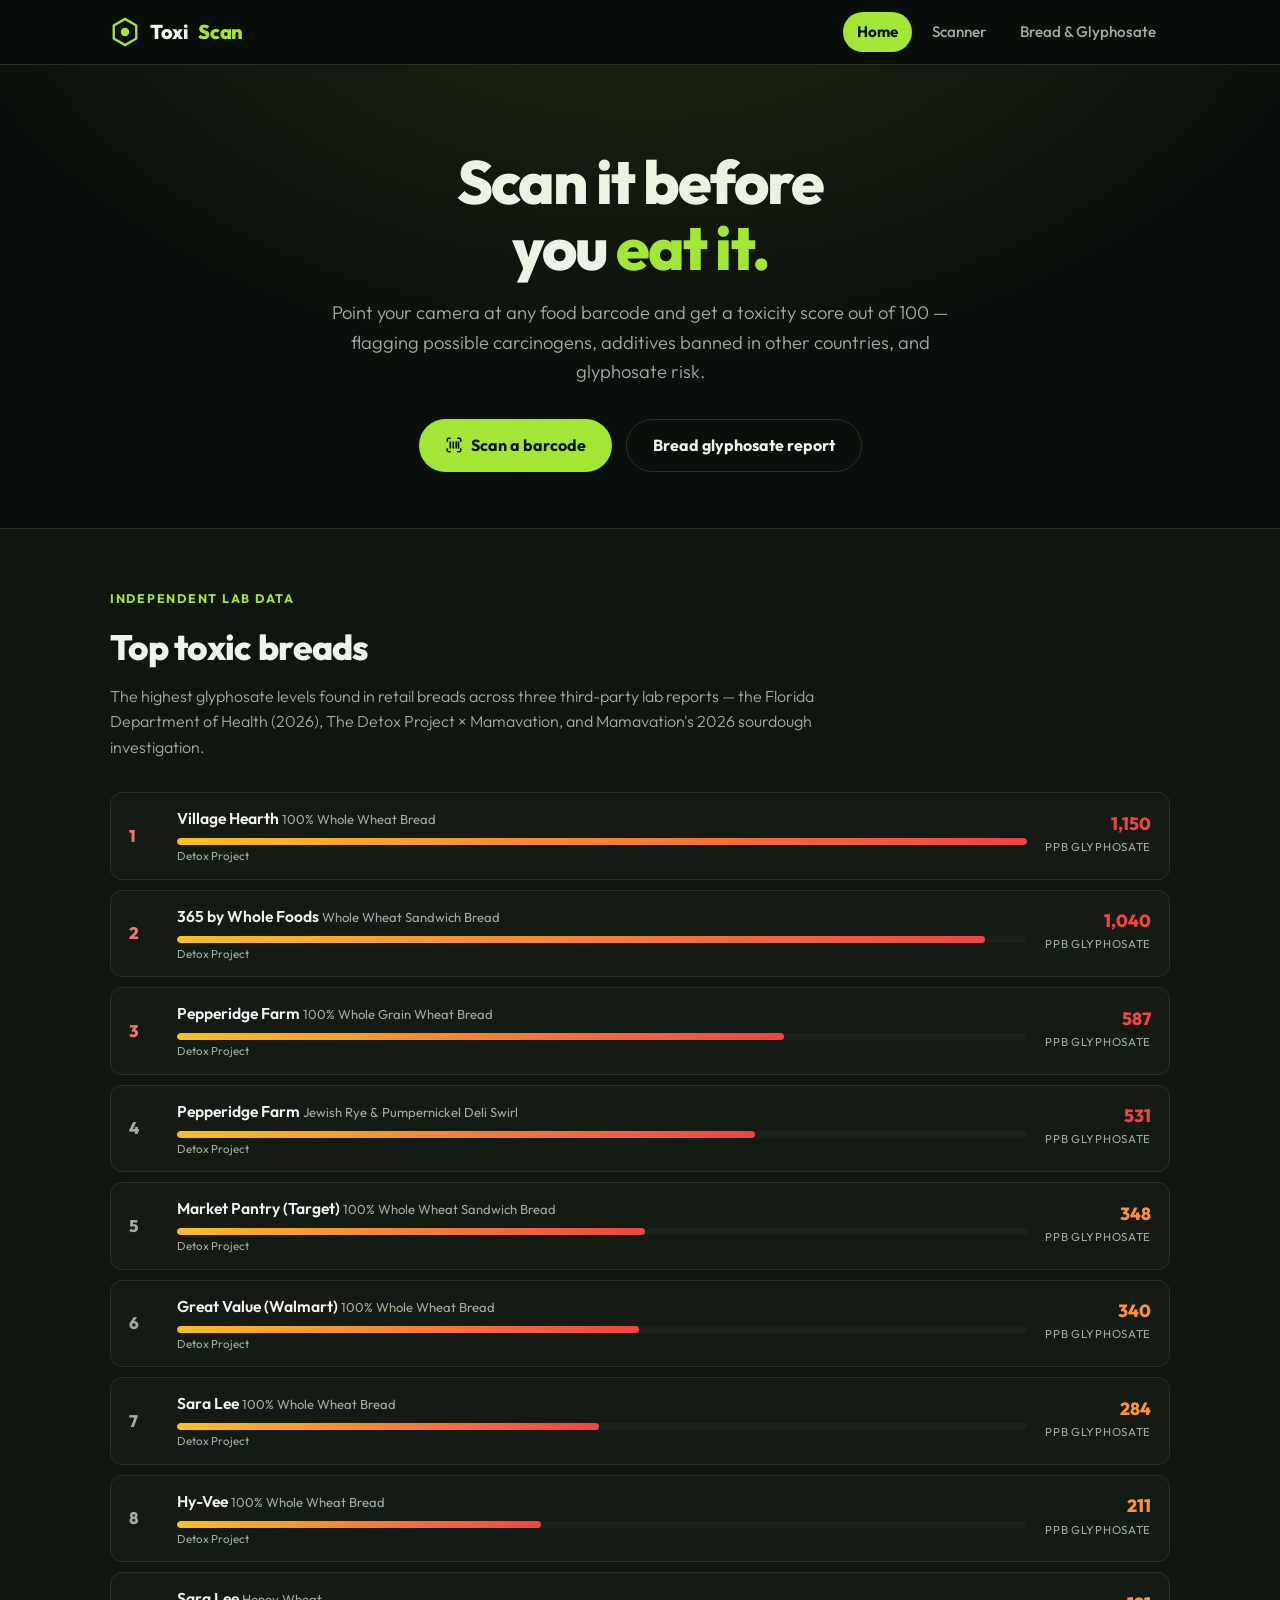
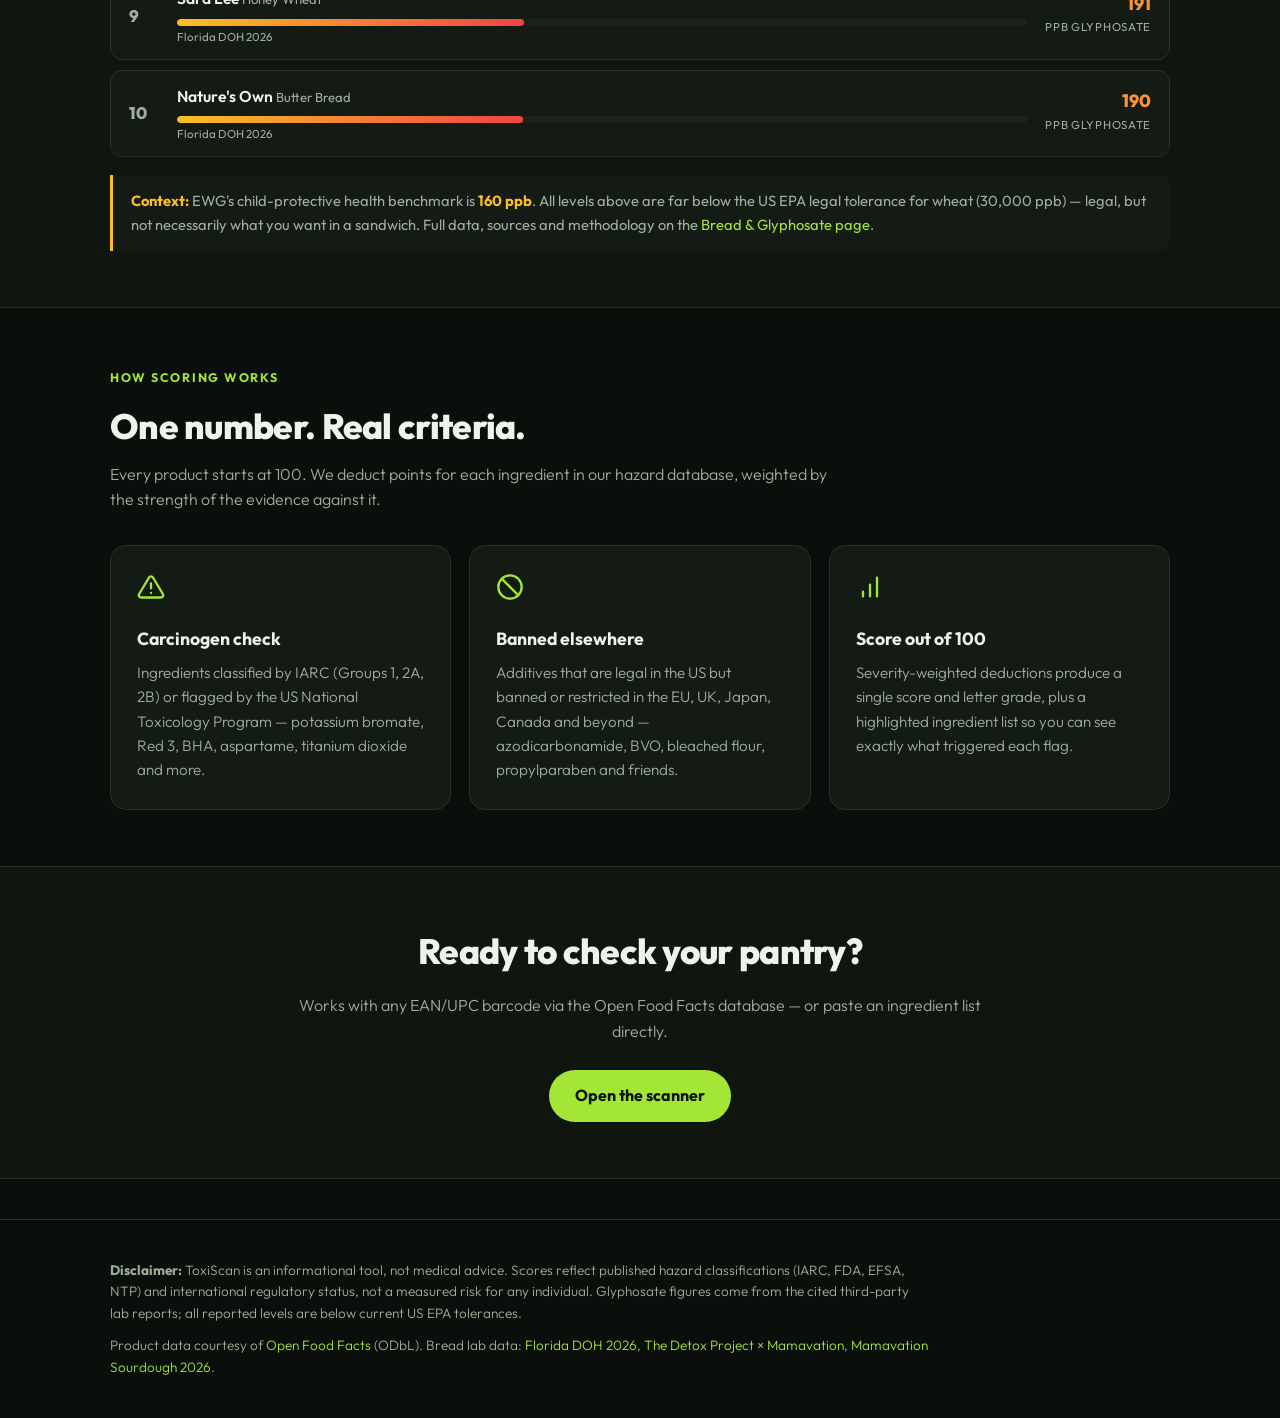
<file: index.html>
<!DOCTYPE html>
<html lang="en">
<head>
<meta charset="UTF-8">
<meta name="viewport" content="width=device-width, initial-scale=1.0">
<title>ToxiScan — Scan it before you eat it</title>
<meta name="description" content="Scan any food barcode and get a toxicity score out of 100 — carcinogens, banned-abroad additives, and glyphosate lab data for popular breads.">
<link rel="preconnect" href="https://fonts.googleapis.com">
<link rel="preconnect" href="https://fonts.gstatic.com" crossorigin>
<link href="https://fonts.googleapis.com/css2?family=Outfit:wght@300;400;500;600;700;800&display=swap" rel="stylesheet">
<link rel="stylesheet" href="css/style.css">
<link rel="icon" href="data:image/svg+xml,<svg xmlns='http://www.w3.org/2000/svg' viewBox='0 0 100 100'><text y='.9em' font-size='90'>&#9763;&#65039;</text></svg>">
</head>
<body>

<header class="site-header">
  <div class="wrap">
    <a class="logo" href="index.html">
      <svg class="logo-mark" viewBox="0 0 32 32" fill="none">
        <path d="M16 2 28 9v14l-12 7L4 23V9l12-7z" stroke="#a3e635" stroke-width="2.5" stroke-linejoin="round"/>
        <circle cx="16" cy="16" r="4.5" fill="#a3e635"/>
      </svg>
      Toxi<em>Scan</em>
    </a>
    <nav class="main-nav">
      <a href="index.html" class="active">Home</a>
      <a href="scanner.html">Scanner</a>
      <a href="bread.html">Bread &amp; Glyphosate</a>
    </nav>
  </div>
</header>

<section class="hero">
  <div class="wrap">
    <h1>Scan it before<br>you <em>eat it.</em></h1>
    <p class="sub">Point your camera at any food barcode and get a toxicity score out of 100 — flagging possible carcinogens, additives banned in other countries, and glyphosate risk.</p>
    <div class="hero-cta">
      <a class="btn btn-primary" href="scanner.html">
        <svg width="18" height="18" viewBox="0 0 24 24" fill="none" stroke="currentColor" stroke-width="2.2" stroke-linecap="round"><path d="M3 7V5a2 2 0 0 1 2-2h2M17 3h2a2 2 0 0 1 2 2v2M21 17v2a2 2 0 0 1-2 2h-2M7 21H5a2 2 0 0 1-2-2v-2M7 8v8M11 8v8M15 8v8M18 8v8"/></svg>
        Scan a barcode
      </a>
      <a class="btn btn-ghost" href="bread.html">Bread glyphosate report</a>
    </div>
  </div>
</section>

<section class="block tinted" id="top-breads-section">
  <div class="wrap">
    <span class="kicker">Independent lab data</span>
    <h2>Top toxic breads</h2>
    <p class="lead">The highest glyphosate levels found in retail breads across three third-party lab reports — the Florida Department of Health (2026), The Detox Project × Mamavation, and Mamavation's 2026 sourdough investigation.</p>
    <div class="leaderboard" id="top-breads"></div>
    <div class="benchmark-note">
      <strong>Context:</strong> EWG's child-protective health benchmark is <strong>160 ppb</strong>. All levels above are far below the US EPA legal tolerance for wheat (30,000 ppb) — legal, but not necessarily what you want in a sandwich. Full data, sources and methodology on the <a href="bread.html">Bread &amp; Glyphosate page</a>.
    </div>
  </div>
</section>

<section class="block">
  <div class="wrap">
    <span class="kicker">How scoring works</span>
    <h2>One number. Real criteria.</h2>
    <p class="lead">Every product starts at 100. We deduct points for each ingredient in our hazard database, weighted by the strength of the evidence against it.</p>
    <div class="card-grid">
      <div class="card">
        <span class="big-icon">
          <svg width="28" height="28" viewBox="0 0 24 24" fill="none" stroke="currentColor" stroke-width="2" stroke-linecap="round" stroke-linejoin="round"><path d="M12 9v4M12 17h.01M10.29 3.86 1.82 18a2 2 0 0 0 1.71 3h16.94a2 2 0 0 0 1.71-3L13.71 3.86a2 2 0 0 0-3.42 0z"/></svg>
        </span>
        <h3>Carcinogen check</h3>
        <p>Ingredients classified by IARC (Groups 1, 2A, 2B) or flagged by the US National Toxicology Program — potassium bromate, Red 3, BHA, aspartame, titanium dioxide and more.</p>
      </div>
      <div class="card">
        <span class="big-icon">
          <svg width="28" height="28" viewBox="0 0 24 24" fill="none" stroke="currentColor" stroke-width="2" stroke-linecap="round" stroke-linejoin="round"><circle cx="12" cy="12" r="10"/><path d="M4.9 4.9l14.2 14.2"/></svg>
        </span>
        <h3>Banned elsewhere</h3>
        <p>Additives that are legal in the US but banned or restricted in the EU, UK, Japan, Canada and beyond — azodicarbonamide, BVO, bleached flour, propylparaben and friends.</p>
      </div>
      <div class="card">
        <span class="big-icon">
          <svg width="28" height="28" viewBox="0 0 24 24" fill="none" stroke="currentColor" stroke-width="2" stroke-linecap="round" stroke-linejoin="round"><path d="M12 20V10M18 20V4M6 20v-4"/></svg>
        </span>
        <h3>Score out of 100</h3>
        <p>Severity-weighted deductions produce a single score and letter grade, plus a highlighted ingredient list so you can see exactly what triggered each flag.</p>
      </div>
    </div>
  </div>
</section>

<section class="block tinted">
  <div class="wrap" style="text-align:center">
    <h2 style="margin-bottom:14px">Ready to check your pantry?</h2>
    <p class="lead" style="margin:0 auto 26px">Works with any EAN/UPC barcode via the Open Food Facts database — or paste an ingredient list directly.</p>
    <a class="btn btn-primary" href="scanner.html">Open the scanner</a>
  </div>
</section>

<footer class="site-footer">
  <div class="wrap">
    <p><strong>Disclaimer:</strong> ToxiScan is an informational tool, not medical advice. Scores reflect published hazard classifications (IARC, FDA, EFSA, NTP) and international regulatory status, not a measured risk for any individual. Glyphosate figures come from the cited third-party lab reports; all reported levels are below current US EPA tolerances.</p>
    <p>Product data courtesy of <a href="https://world.openfoodfacts.org" target="_blank" rel="noopener">Open Food Facts</a> (ODbL). Bread lab data: <a href="https://www.food-safety.com/articles/11118-floridas-latest-food-contaminant-testing-report-focuses-on-glyphosate-in-bread" target="_blank" rel="noopener">Florida DOH 2026</a>, <a href="https://mamavation.com/food/glyphosate-bread-oats-legumes-protein-powders-bars.html" target="_blank" rel="noopener">The Detox Project × Mamavation</a>, <a href="https://mamavation.com/food/sourdough-bread-glyphosate.html" target="_blank" rel="noopener">Mamavation Sourdough 2026</a>.</p>
  </div>
</footer>

<script src="js/breads.js"></script>
<script src="js/main.js"></script>
</body>
</html>
</file>
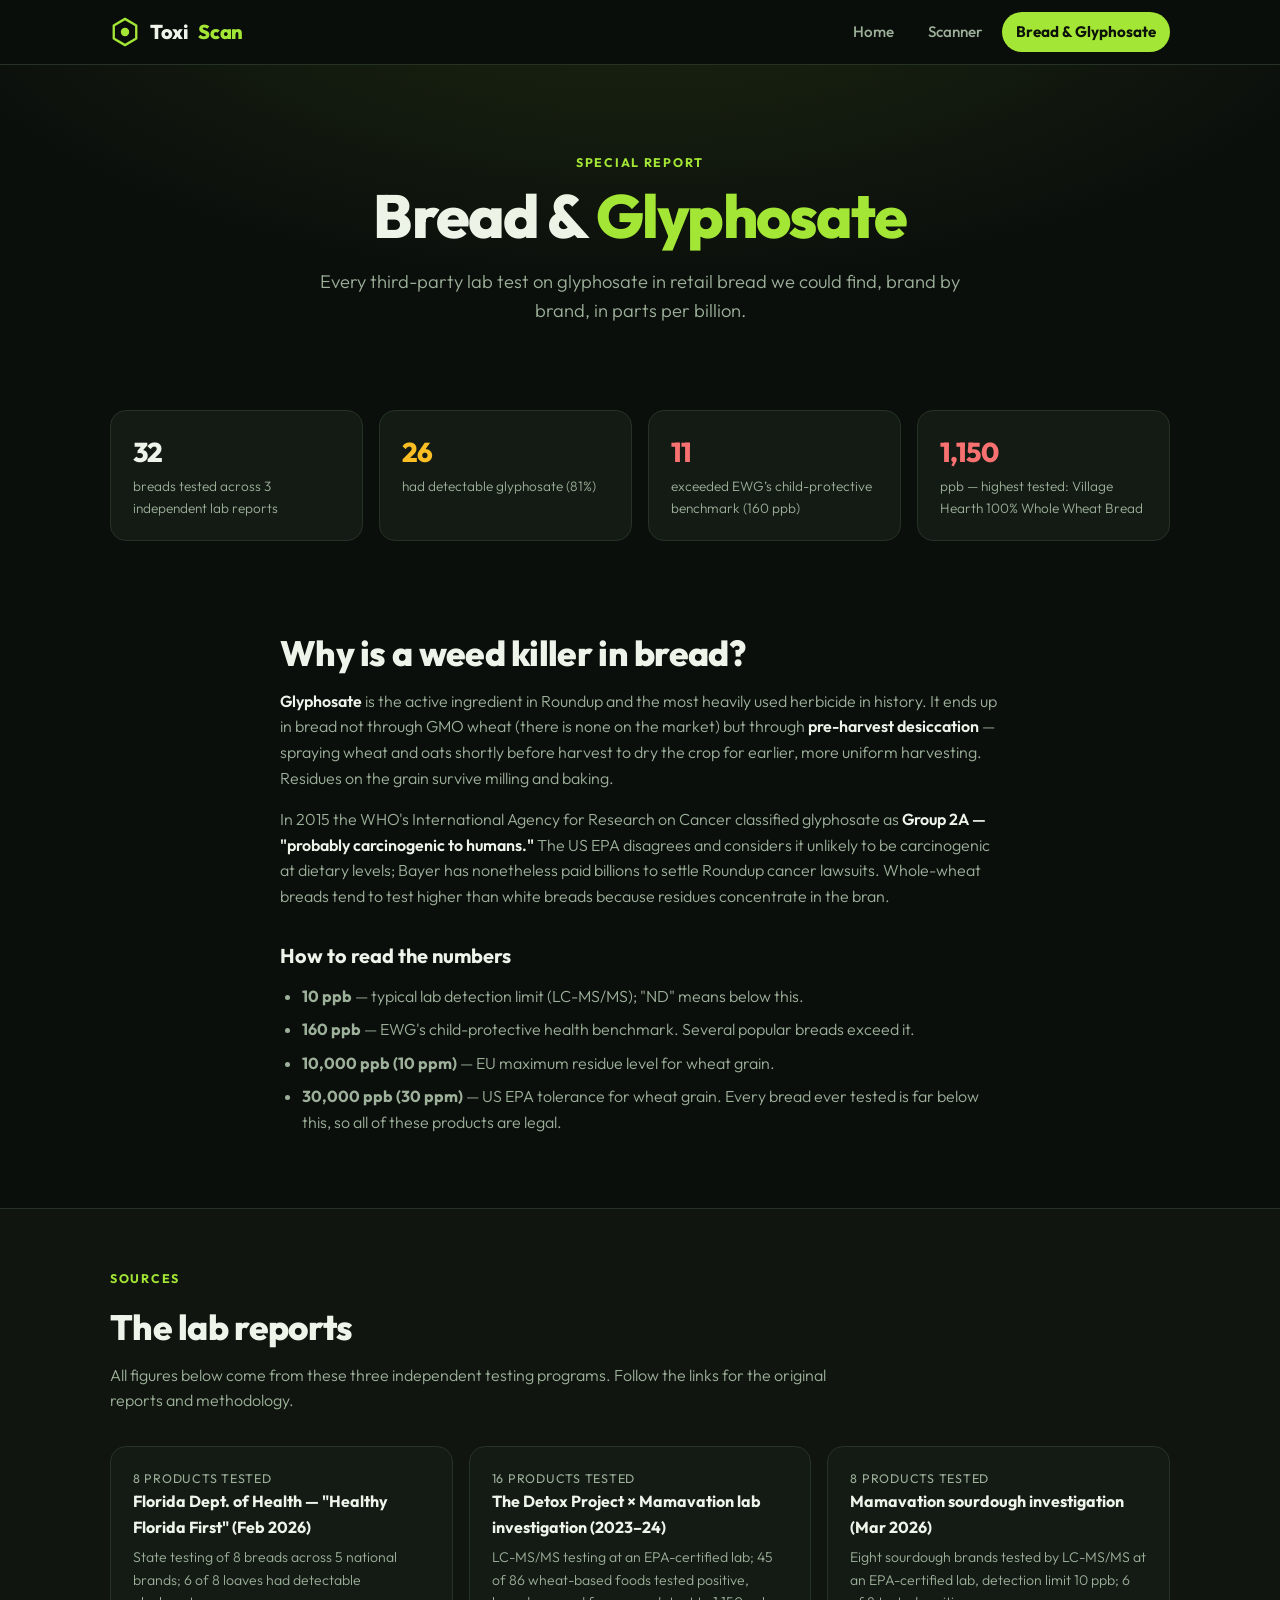
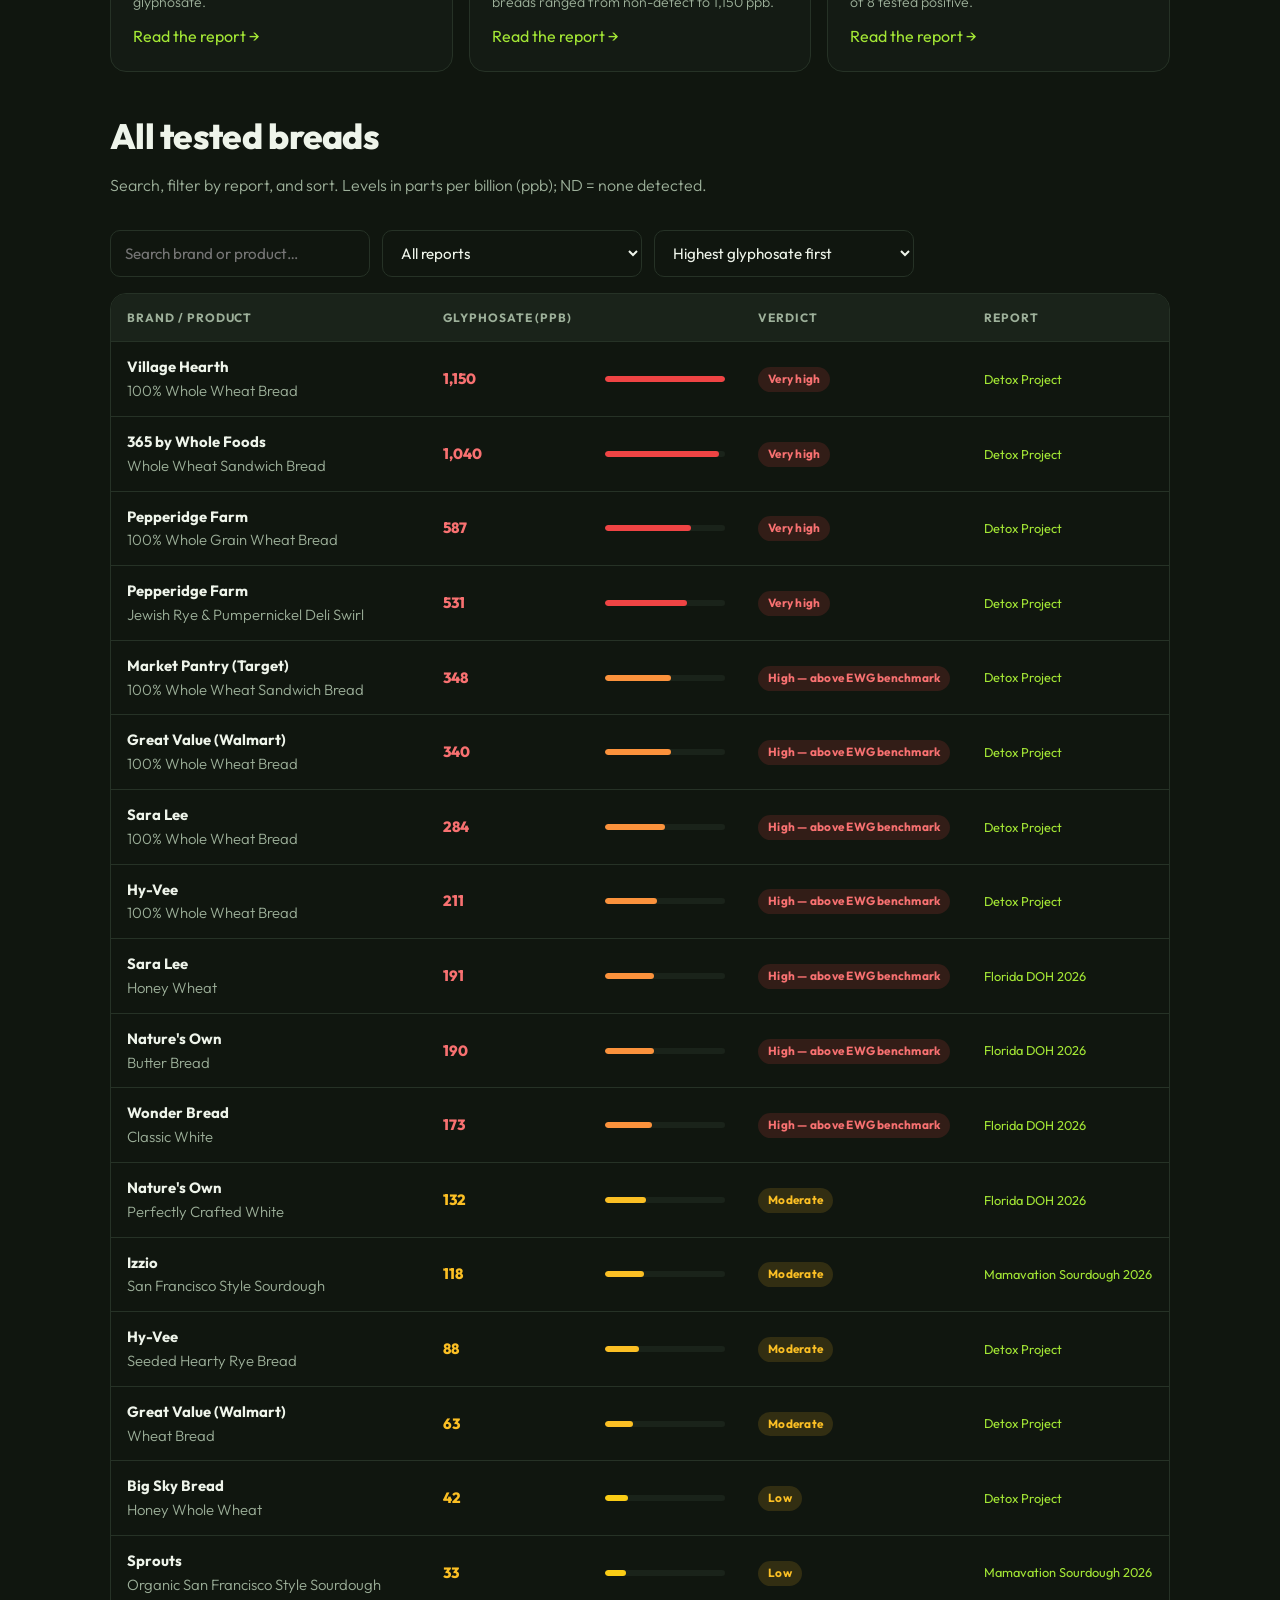
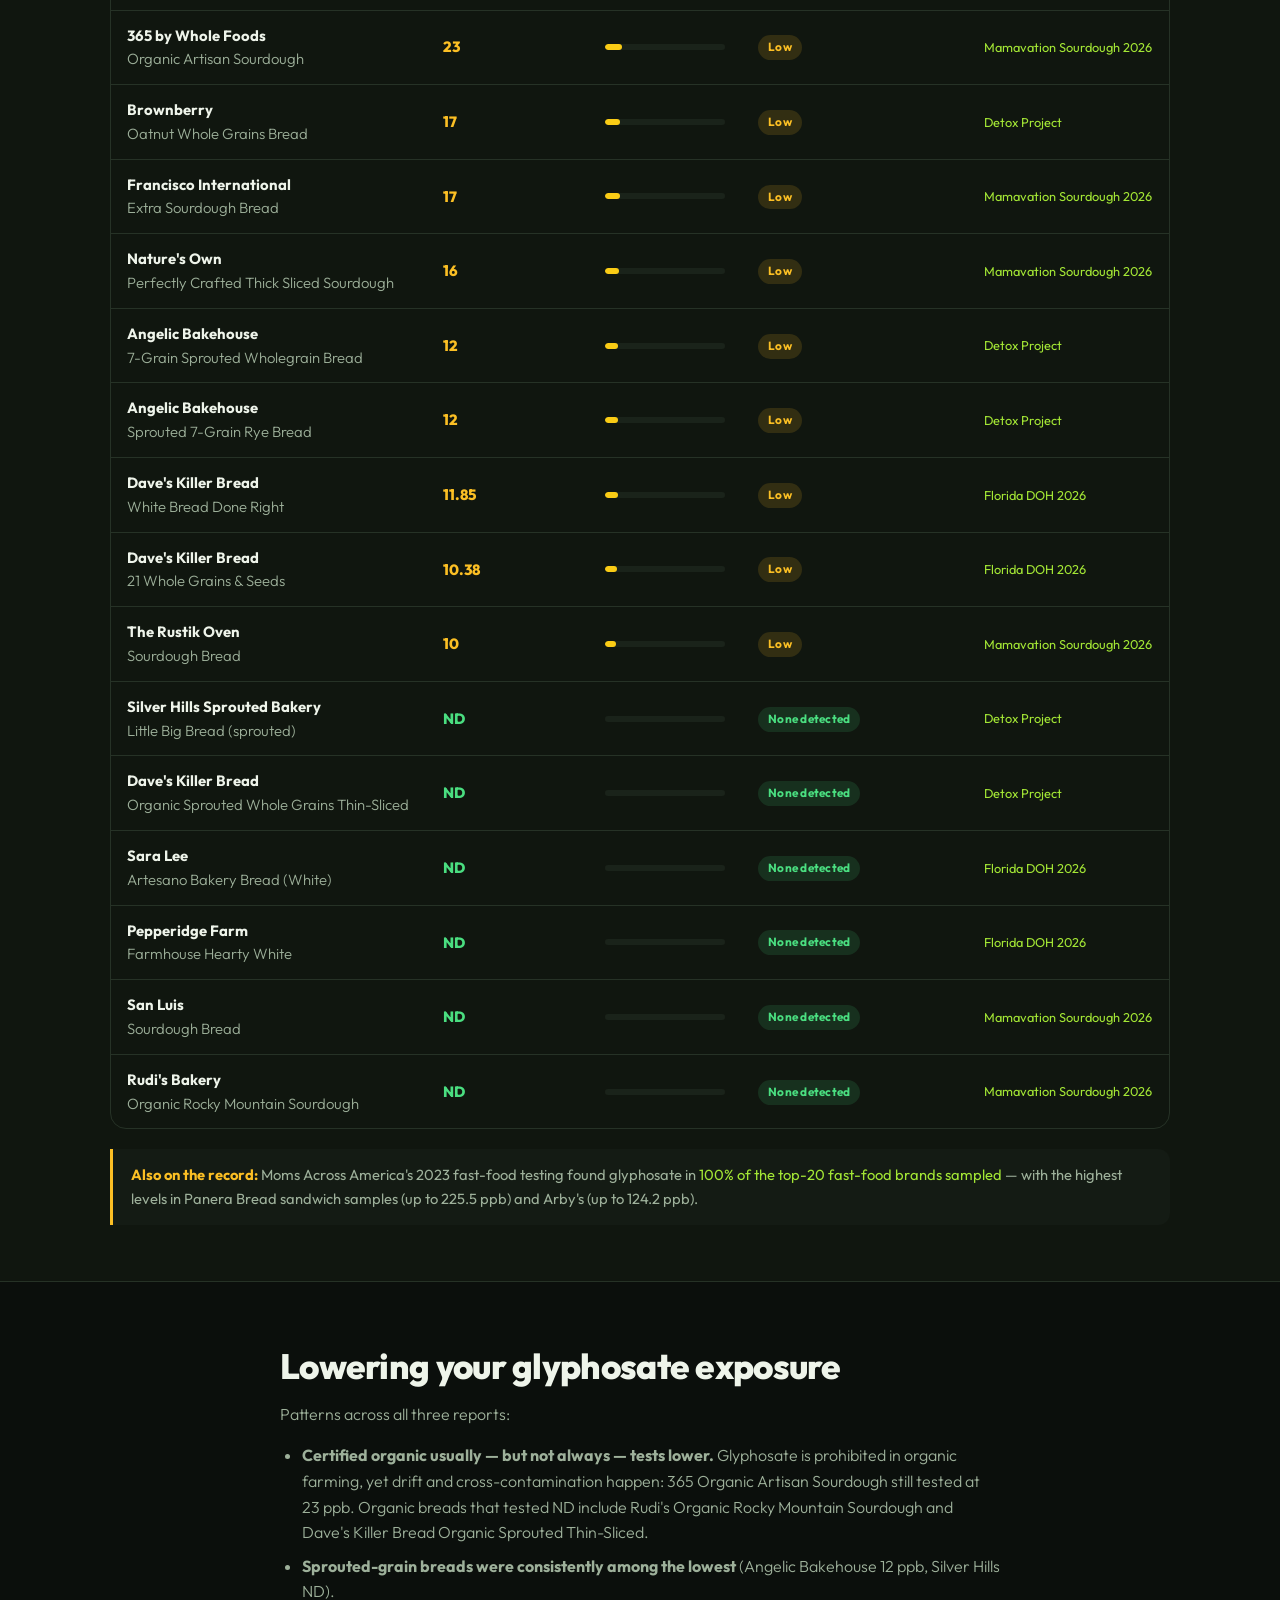
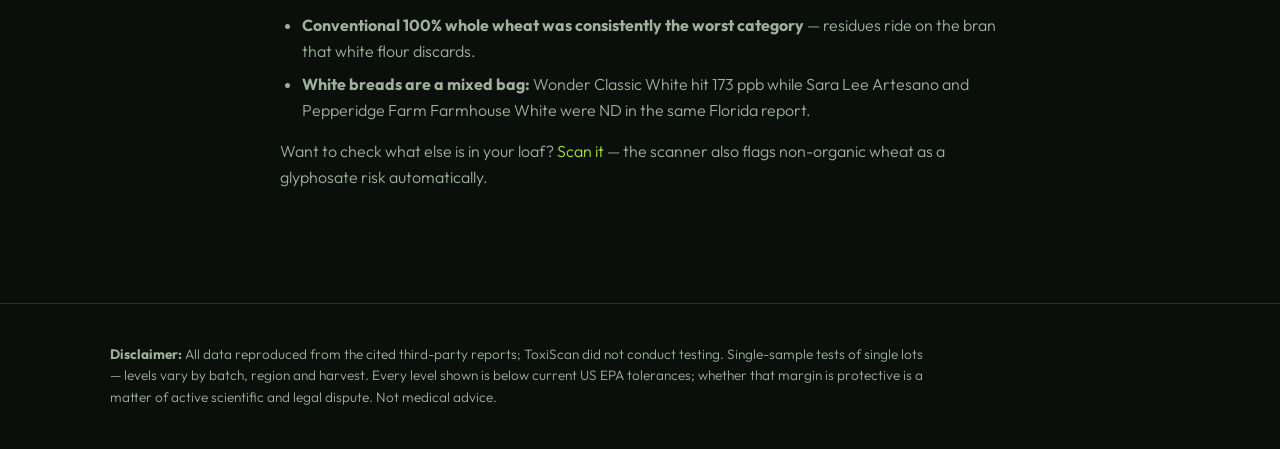
<file: bread.html>
<!DOCTYPE html>
<html lang="en">
<head>
<meta charset="UTF-8">
<meta name="viewport" content="width=device-width, initial-scale=1.0">
<title>Bread &amp; Glyphosate — ToxiScan</title>
<meta name="description" content="Every third-party lab report on glyphosate in bread, in one sortable table: Florida DOH 2026, The Detox Project × Mamavation, and more — brand by brand, in ppb.">
<link rel="preconnect" href="https://fonts.googleapis.com">
<link rel="preconnect" href="https://fonts.gstatic.com" crossorigin>
<link href="https://fonts.googleapis.com/css2?family=Outfit:wght@300;400;500;600;700;800&display=swap" rel="stylesheet">
<link rel="stylesheet" href="css/style.css">
<link rel="icon" href="data:image/svg+xml,<svg xmlns='http://www.w3.org/2000/svg' viewBox='0 0 100 100'><text y='.9em' font-size='90'>&#9763;&#65039;</text></svg>">
</head>
<body>

<header class="site-header">
  <div class="wrap">
    <a class="logo" href="index.html">
      <svg class="logo-mark" viewBox="0 0 32 32" fill="none">
        <path d="M16 2 28 9v14l-12 7L4 23V9l12-7z" stroke="#a3e635" stroke-width="2.5" stroke-linejoin="round"/>
        <circle cx="16" cy="16" r="4.5" fill="#a3e635"/>
      </svg>
      Toxi<em>Scan</em>
    </a>
    <nav class="main-nav">
      <a href="index.html">Home</a>
      <a href="scanner.html">Scanner</a>
      <a href="bread.html" class="active">Bread &amp; Glyphosate</a>
    </nav>
  </div>
</header>

<section class="hero" style="padding-bottom:24px">
  <div class="wrap">
    <span class="kicker">Special report</span>
    <h1>Bread &amp; <em>Glyphosate</em></h1>
    <p class="sub">Every third-party lab test on glyphosate in retail bread we could find, brand by brand, in parts per billion.</p>
  </div>
</section>

<div class="wrap">
  <div class="stat-strip" id="bread-stats"></div>
</div>

<section class="block">
  <div class="wrap prose">
    <h2>Why is a weed killer in bread?</h2>
    <p><strong>Glyphosate</strong> is the active ingredient in Roundup and the most heavily used herbicide in history. It ends up in bread not through GMO wheat (there is none on the market) but through <strong>pre-harvest desiccation</strong> — spraying wheat and oats shortly before harvest to dry the crop for earlier, more uniform harvesting. Residues on the grain survive milling and baking.</p>
    <p>In 2015 the WHO's International Agency for Research on Cancer classified glyphosate as <strong>Group 2A — "probably carcinogenic to humans."</strong> The US EPA disagrees and considers it unlikely to be carcinogenic at dietary levels; Bayer has nonetheless paid billions to settle Roundup cancer lawsuits. Whole-wheat breads tend to test higher than white breads because residues concentrate in the bran.</p>
    <h3>How to read the numbers</h3>
    <ul>
      <li><strong>10 ppb</strong> — typical lab detection limit (LC-MS/MS); "ND" means below this.</li>
      <li><strong>160 ppb</strong> — EWG's child-protective health benchmark. Several popular breads exceed it.</li>
      <li><strong>10,000 ppb (10 ppm)</strong> — EU maximum residue level for wheat grain.</li>
      <li><strong>30,000 ppb (30 ppm)</strong> — US EPA tolerance for wheat grain. Every bread ever tested is far below this, so all of these products are legal.</li>
    </ul>
  </div>
</section>

<section class="block tinted">
  <div class="wrap">
    <span class="kicker">Sources</span>
    <h2>The lab reports</h2>
    <p class="lead">All figures below come from these three independent testing programs. Follow the links for the original reports and methodology.</p>
    <div class="source-cards" id="bread-sources"></div>

    <h2 style="margin-top:20px">All tested breads</h2>
    <p class="lead">Search, filter by report, and sort. Levels in parts per billion (ppb); ND = none detected.</p>
    <div class="table-tools">
      <input type="text" id="bread-search" placeholder="Search brand or product…" aria-label="Search breads">
      <select id="bread-source" aria-label="Filter by report">
        <option value="all">All reports</option>
        <option value="fl2026">Florida DOH 2026</option>
        <option value="detox">Detox Project × Mamavation</option>
        <option value="sour2026">Mamavation Sourdough 2026</option>
      </select>
      <select id="bread-sort" aria-label="Sort">
        <option value="high">Highest glyphosate first</option>
        <option value="low">Lowest first</option>
        <option value="brand">Brand A–Z</option>
      </select>
    </div>
    <div class="bread-table-wrap">
      <table class="bread-table">
        <thead>
          <tr><th>Brand / Product</th><th>Glyphosate (ppb)</th><th></th><th>Verdict</th><th>Report</th></tr>
        </thead>
        <tbody id="bread-tbody"></tbody>
      </table>
    </div>
    <div class="benchmark-note" style="margin-top:20px">
      <strong>Also on the record:</strong> Moms Across America's 2023 fast-food testing found glyphosate in <a href="https://www.momsacrossamerica.com/lab-reports/fast-food-glyphosate" target="_blank" rel="noopener">100% of the top-20 fast-food brands sampled</a> — with the highest levels in Panera Bread sandwich samples (up to 225.5 ppb) and Arby's (up to 124.2 ppb).
    </div>
  </div>
</section>

<section class="block">
  <div class="wrap prose">
    <h2>Lowering your glyphosate exposure</h2>
    <p>Patterns across all three reports:</p>
    <ul>
      <li><strong>Certified organic usually — but not always — tests lower.</strong> Glyphosate is prohibited in organic farming, yet drift and cross-contamination happen: 365 Organic Artisan Sourdough still tested at 23 ppb. Organic breads that tested ND include Rudi's Organic Rocky Mountain Sourdough and Dave's Killer Bread Organic Sprouted Thin-Sliced.</li>
      <li><strong>Sprouted-grain breads were consistently among the lowest</strong> (Angelic Bakehouse 12 ppb, Silver Hills ND).</li>
      <li><strong>Conventional 100% whole wheat was consistently the worst category</strong> — residues ride on the bran that white flour discards.</li>
      <li><strong>White breads are a mixed bag:</strong> Wonder Classic White hit 173 ppb while Sara Lee Artesano and Pepperidge Farm Farmhouse White were ND in the same Florida report.</li>
    </ul>
    <p>Want to check what else is in your loaf? <a href="scanner.html">Scan it</a> — the scanner also flags non-organic wheat as a glyphosate risk automatically.</p>
  </div>
</section>

<footer class="site-footer">
  <div class="wrap">
    <p><strong>Disclaimer:</strong> All data reproduced from the cited third-party reports; ToxiScan did not conduct testing. Single-sample tests of single lots — levels vary by batch, region and harvest. Every level shown is below current US EPA tolerances; whether that margin is protective is a matter of active scientific and legal dispute. Not medical advice.</p>
  </div>
</footer>

<script src="js/breads.js"></script>
<script src="js/bread-page.js"></script>
</body>
</html>
</file>
<file: css/style.css>
/* ToxiScan — global styles */
:root {
  --bg: #0b0f0c;
  --bg-soft: #10160f;
  --panel: #141b14;
  --panel-2: #1a231a;
  --border: #263226;
  --text: #eef4ea;
  --muted: #9db09a;
  --accent: #a3e635;
  --accent-dim: #65a30d;
  --danger: #f87171;
  --danger-strong: #ef4444;
  --warn: #fbbf24;
  --ok: #4ade80;
  --radius: 16px;
  --maxw: 1100px;
}

* { margin: 0; padding: 0; box-sizing: border-box; }

html { scroll-behavior: smooth; }

body {
  font-family: 'Outfit', system-ui, -apple-system, sans-serif;
  background: var(--bg);
  color: var(--text);
  line-height: 1.6;
  -webkit-font-smoothing: antialiased;
}

a { color: var(--accent); text-decoration: none; }
a:hover { text-decoration: underline; }

.wrap { max-width: var(--maxw); margin: 0 auto; padding: 0 20px; }

/* ---------- Header ---------- */
.site-header {
  position: sticky; top: 0; z-index: 50;
  background: rgba(11, 15, 12, 0.85);
  backdrop-filter: blur(12px);
  border-bottom: 1px solid var(--border);
}
.site-header .wrap {
  display: flex; align-items: center; justify-content: space-between;
  height: 64px;
}
.logo {
  display: flex; align-items: center; gap: 10px;
  font-weight: 800; font-size: 1.25rem; letter-spacing: -0.02em;
  color: var(--text);
}
.logo:hover { text-decoration: none; }
.logo .logo-mark {
  width: 30px; height: 30px; display: block;
}
.logo em { color: var(--accent); font-style: normal; }
nav.main-nav { display: flex; gap: 6px; }
nav.main-nav a {
  color: var(--muted); font-weight: 500; padding: 8px 14px;
  border-radius: 999px; font-size: 0.95rem;
}
nav.main-nav a:hover { color: var(--text); text-decoration: none; background: var(--panel-2); }
nav.main-nav a.active { color: #0c1207; background: var(--accent); font-weight: 700; }

/* ---------- Hero ---------- */
.hero { padding: 84px 0 56px; text-align: center; position: relative; overflow: hidden; }
.hero::before {
  content: ''; position: absolute; inset: -40% -20% auto;
  height: 130%;
  background: radial-gradient(ellipse at 50% 0%, rgba(163, 230, 53, 0.12), transparent 60%);
  pointer-events: none;
}
.hero h1 {
  font-size: clamp(2.3rem, 6vw, 3.8rem); font-weight: 800;
  letter-spacing: -0.03em; line-height: 1.08; margin-bottom: 18px;
}
.hero h1 em { color: var(--accent); font-style: normal; }
.hero p.sub {
  color: var(--muted); font-size: 1.15rem; max-width: 640px; margin: 0 auto 32px;
  font-weight: 300;
}
.hero-cta { display: flex; gap: 14px; justify-content: center; flex-wrap: wrap; }

.btn {
  display: inline-flex; align-items: center; gap: 8px;
  padding: 13px 26px; border-radius: 999px; font-weight: 700;
  font-size: 1rem; font-family: inherit; cursor: pointer; border: none;
  transition: transform 0.12s ease, filter 0.12s ease;
}
.btn:hover { transform: translateY(-1px); text-decoration: none; filter: brightness(1.08); }
.btn-primary { background: var(--accent); color: #0c1207; }
.btn-ghost {
  background: transparent; color: var(--text);
  border: 1px solid var(--border);
}
.btn-ghost:hover { border-color: var(--accent-dim); }
.btn-sm { padding: 8px 16px; font-size: 0.9rem; }

/* ---------- Sections ---------- */
section.block { padding: 56px 0; }
section.block.tinted { background: var(--bg-soft); border-top: 1px solid var(--border); border-bottom: 1px solid var(--border); }
.block h2 {
  font-size: clamp(1.6rem, 3.5vw, 2.2rem); font-weight: 800; letter-spacing: -0.02em;
  margin-bottom: 8px;
}
.block .lead { color: var(--muted); max-width: 720px; margin-bottom: 32px; font-weight: 300; }
.kicker {
  display: inline-block; font-size: 0.78rem; font-weight: 700; letter-spacing: 0.14em;
  text-transform: uppercase; color: var(--accent); margin-bottom: 10px;
}

/* ---------- Cards ---------- */
.card-grid { display: grid; grid-template-columns: repeat(auto-fit, minmax(260px, 1fr)); gap: 18px; }
.card {
  background: var(--panel); border: 1px solid var(--border);
  border-radius: var(--radius); padding: 26px;
}
.card h3 { font-weight: 700; font-size: 1.1rem; margin-bottom: 8px; }
.card p { color: var(--muted); font-size: 0.95rem; font-weight: 300; }
.card .big-icon { font-size: 1.6rem; margin-bottom: 12px; display: block; color: var(--accent); }

/* ---------- Leaderboard (top toxic breads) ---------- */
.leaderboard { display: flex; flex-direction: column; gap: 10px; }
.lb-row {
  display: grid; grid-template-columns: 34px 1fr 110px; gap: 14px; align-items: center;
  background: var(--panel); border: 1px solid var(--border);
  border-radius: 12px; padding: 13px 18px;
}
.lb-rank { font-weight: 800; color: var(--muted); font-size: 1.05rem; }
.lb-rank.top { color: var(--danger); }
.lb-info { min-width: 0; }
.lb-name { font-weight: 600; font-size: 0.98rem; white-space: nowrap; overflow: hidden; text-overflow: ellipsis; }
.lb-name small { color: var(--muted); font-weight: 400; }
.lb-bar-track { height: 7px; background: var(--panel-2); border-radius: 99px; margin-top: 7px; overflow: hidden; }
.lb-bar { height: 100%; border-radius: 99px; background: linear-gradient(90deg, var(--warn), var(--danger-strong)); }
.lb-ppb { text-align: right; }
.lb-ppb strong { font-size: 1.1rem; font-weight: 800; color: var(--danger); display: block; line-height: 1.1; }
.lb-ppb span { font-size: 0.72rem; color: var(--muted); text-transform: uppercase; letter-spacing: 0.06em; }
.lb-src { font-size: 0.72rem; color: var(--muted); margin-top: 2px; }
.benchmark-note {
  margin-top: 18px; padding: 14px 18px; border-left: 3px solid var(--warn);
  background: var(--panel); border-radius: 0 12px 12px 0;
  color: var(--muted); font-size: 0.92rem;
}
.benchmark-note strong { color: var(--warn); }

/* ---------- Chips ---------- */
.chip {
  display: inline-flex; align-items: center; gap: 5px;
  font-size: 0.74rem; font-weight: 700; padding: 3px 10px; border-radius: 999px;
  letter-spacing: 0.02em; white-space: nowrap;
}
.chip-danger { background: rgba(239, 68, 68, 0.15); color: var(--danger); }
.chip-warn { background: rgba(251, 191, 36, 0.14); color: var(--warn); }
.chip-ok { background: rgba(74, 222, 128, 0.13); color: var(--ok); }
.chip-muted { background: var(--panel-2); color: var(--muted); }
.chip-accent { background: rgba(163, 230, 53, 0.14); color: var(--accent); }

/* ---------- Scanner page ---------- */
.scan-layout { display: grid; grid-template-columns: 1fr 1.2fr; gap: 24px; align-items: start; padding: 40px 0 64px; }
@media (max-width: 860px) { .scan-layout { grid-template-columns: 1fr; } }

.scan-panel { background: var(--panel); border: 1px solid var(--border); border-radius: var(--radius); padding: 26px; }
.scan-panel h2 { font-size: 1.3rem; font-weight: 800; margin-bottom: 6px; }
.scan-panel .hint { color: var(--muted); font-size: 0.92rem; margin-bottom: 18px; font-weight: 300; }

#reader {
  border-radius: 12px; overflow: hidden; border: 1px dashed var(--border);
  background: var(--bg-soft); min-height: 60px;
}
#reader video { border-radius: 12px; }

.divider { display: flex; align-items: center; gap: 12px; margin: 22px 0; color: var(--muted); font-size: 0.8rem; text-transform: uppercase; letter-spacing: 0.1em; }
.divider::before, .divider::after { content: ''; flex: 1; height: 1px; background: var(--border); }

.field-row { display: flex; gap: 10px; }
input[type="text"], textarea, select {
  width: 100%; background: var(--bg-soft); border: 1px solid var(--border);
  color: var(--text); border-radius: 10px; padding: 12px 14px;
  font-family: inherit; font-size: 0.95rem;
}
input[type="text"]:focus, textarea:focus, select:focus { outline: 2px solid var(--accent-dim); border-color: transparent; }
textarea { resize: vertical; min-height: 110px; }

.demo-row { display: flex; flex-wrap: wrap; gap: 8px; margin-top: 12px; }
.demo-row .btn-ghost { font-size: 0.82rem; padding: 7px 13px; font-weight: 500; color: var(--muted); }

.status-msg { margin-top: 14px; font-size: 0.9rem; color: var(--muted); min-height: 1.4em; }
.status-msg.error { color: var(--danger); }

/* ---------- Results ---------- */
.result-panel { background: var(--panel); border: 1px solid var(--border); border-radius: var(--radius); padding: 28px; }
.result-empty { text-align: center; color: var(--muted); padding: 60px 20px; font-weight: 300; }
.result-empty .glyph { font-size: 2.4rem; display: block; margin-bottom: 12px; opacity: 0.5; }

.result-head { display: flex; gap: 22px; align-items: center; margin-bottom: 22px; flex-wrap: wrap; }
.score-dial { position: relative; width: 128px; height: 128px; flex-shrink: 0; }
.score-dial svg { transform: rotate(-90deg); }
.score-dial .dial-num {
  position: absolute; inset: 0; display: flex; flex-direction: column;
  align-items: center; justify-content: center;
}
.score-dial .dial-num strong { font-size: 2rem; font-weight: 800; line-height: 1; }
.score-dial .dial-num span { font-size: 0.68rem; color: var(--muted); text-transform: uppercase; letter-spacing: 0.08em; }

.result-title { min-width: 200px; flex: 1; }
.result-title h3 { font-size: 1.35rem; font-weight: 800; line-height: 1.25; }
.result-title .brand { color: var(--muted); font-size: 0.95rem; }
.result-title .verdict { margin-top: 10px; display: flex; gap: 8px; flex-wrap: wrap; }
.result-img { width: 84px; height: 84px; object-fit: contain; border-radius: 10px; background: #fff; padding: 4px; }

.flag-list { display: flex; flex-direction: column; gap: 12px; margin-top: 8px; }
.flag-item {
  border: 1px solid var(--border); border-left-width: 4px; border-radius: 10px;
  padding: 14px 16px; background: var(--bg-soft);
}
.flag-item.sev-severe { border-left-color: var(--danger-strong); }
.flag-item.sev-high { border-left-color: #fb923c; }
.flag-item.sev-moderate { border-left-color: var(--warn); }
.flag-item.sev-low { border-left-color: var(--muted); }
.flag-item .flag-top { display: flex; justify-content: space-between; align-items: baseline; gap: 10px; flex-wrap: wrap; }
.flag-item .flag-name { font-weight: 700; font-size: 1rem; }
.flag-item .flag-pts { font-weight: 800; font-size: 0.9rem; color: var(--danger); white-space: nowrap; }
.flag-item .flag-tags { display: flex; flex-wrap: wrap; gap: 6px; margin: 8px 0 6px; }
.flag-item .flag-note { color: var(--muted); font-size: 0.88rem; font-weight: 300; }

.ingredients-box { margin-top: 22px; }
.ingredients-box h4 { font-size: 0.82rem; text-transform: uppercase; letter-spacing: 0.1em; color: var(--muted); margin-bottom: 8px; }
.ingredients-box .ing-text {
  font-size: 0.92rem; color: var(--muted); background: var(--bg-soft);
  border: 1px solid var(--border); border-radius: 10px; padding: 14px 16px; font-weight: 300;
}
.ing-text mark { background: rgba(239, 68, 68, 0.25); color: var(--danger); border-radius: 4px; padding: 0 3px; font-weight: 600; }

.clean-note { text-align: center; padding: 24px; color: var(--ok); font-weight: 500; }

/* ---------- Bread page ---------- */
.stat-strip { display: grid; grid-template-columns: repeat(auto-fit, minmax(200px, 1fr)); gap: 16px; margin: 28px 0; }
.stat {
  background: var(--panel); border: 1px solid var(--border); border-radius: var(--radius);
  padding: 20px 22px;
}
.stat .stat-num { font-size: 1.7rem; font-weight: 800; letter-spacing: -0.02em; }
.stat .stat-num.red { color: var(--danger); }
.stat .stat-num.amber { color: var(--warn); }
.stat .stat-num.green { color: var(--ok); }
.stat .stat-label { color: var(--muted); font-size: 0.85rem; font-weight: 300; margin-top: 2px; }

.source-cards { display: grid; grid-template-columns: repeat(auto-fit, minmax(280px, 1fr)); gap: 16px; margin-bottom: 36px; }
.source-card { background: var(--panel); border: 1px solid var(--border); border-radius: var(--radius); padding: 22px; }
.source-card h4 { font-weight: 700; margin-bottom: 6px; }
.source-card p { color: var(--muted); font-size: 0.88rem; font-weight: 300; margin-bottom: 10px; }
.source-card .src-meta { font-size: 0.78rem; color: var(--muted); text-transform: uppercase; letter-spacing: 0.06em; }

.table-tools { display: flex; gap: 12px; margin-bottom: 16px; flex-wrap: wrap; }
.table-tools input, .table-tools select { max-width: 260px; }

.bread-table-wrap { overflow-x: auto; border: 1px solid var(--border); border-radius: var(--radius); }
table.bread-table { width: 100%; border-collapse: collapse; min-width: 720px; }
.bread-table th {
  text-align: left; font-size: 0.75rem; text-transform: uppercase; letter-spacing: 0.08em;
  color: var(--muted); padding: 14px 16px; background: var(--panel-2);
  border-bottom: 1px solid var(--border); white-space: nowrap;
}
.bread-table td { padding: 13px 16px; border-bottom: 1px solid var(--border); font-size: 0.93rem; vertical-align: middle; }
.bread-table tr:last-child td { border-bottom: none; }
.bread-table tr:hover td { background: rgba(163, 230, 53, 0.03); }
.bread-table .b-brand { font-weight: 700; white-space: nowrap; }
.bread-table .b-product { color: var(--muted); font-weight: 300; }
.bread-table .b-ppb { font-weight: 800; white-space: nowrap; }
.bread-table .b-ppb.red { color: var(--danger); }
.bread-table .b-ppb.amber { color: var(--warn); }
.bread-table .b-ppb.green { color: var(--ok); }
.bread-table .b-src { font-size: 0.8rem; color: var(--muted); white-space: nowrap; }
.ppb-bar-track { width: 120px; height: 6px; background: var(--panel-2); border-radius: 99px; overflow: hidden; }
.ppb-bar { height: 100%; border-radius: 99px; }

.prose { max-width: 760px; }
.prose p { margin-bottom: 16px; color: var(--muted); font-weight: 300; }
.prose p strong { color: var(--text); font-weight: 600; }
.prose ul { margin: 0 0 16px 22px; color: var(--muted); font-weight: 300; }
.prose li { margin-bottom: 8px; }
.prose h3 { font-size: 1.25rem; font-weight: 700; margin: 30px 0 12px; }

/* ---------- Footer ---------- */
.site-footer { border-top: 1px solid var(--border); padding: 40px 0; margin-top: 40px; }
.site-footer p { color: var(--muted); font-size: 0.85rem; font-weight: 300; max-width: 820px; }
.site-footer p + p { margin-top: 10px; }

@media (max-width: 640px) {
  .lb-row { grid-template-columns: 26px 1fr 84px; padding: 11px 13px; }
  nav.main-nav a { padding: 7px 10px; font-size: 0.85rem; }
  .hero { padding: 56px 0 40px; }
}
</file>
